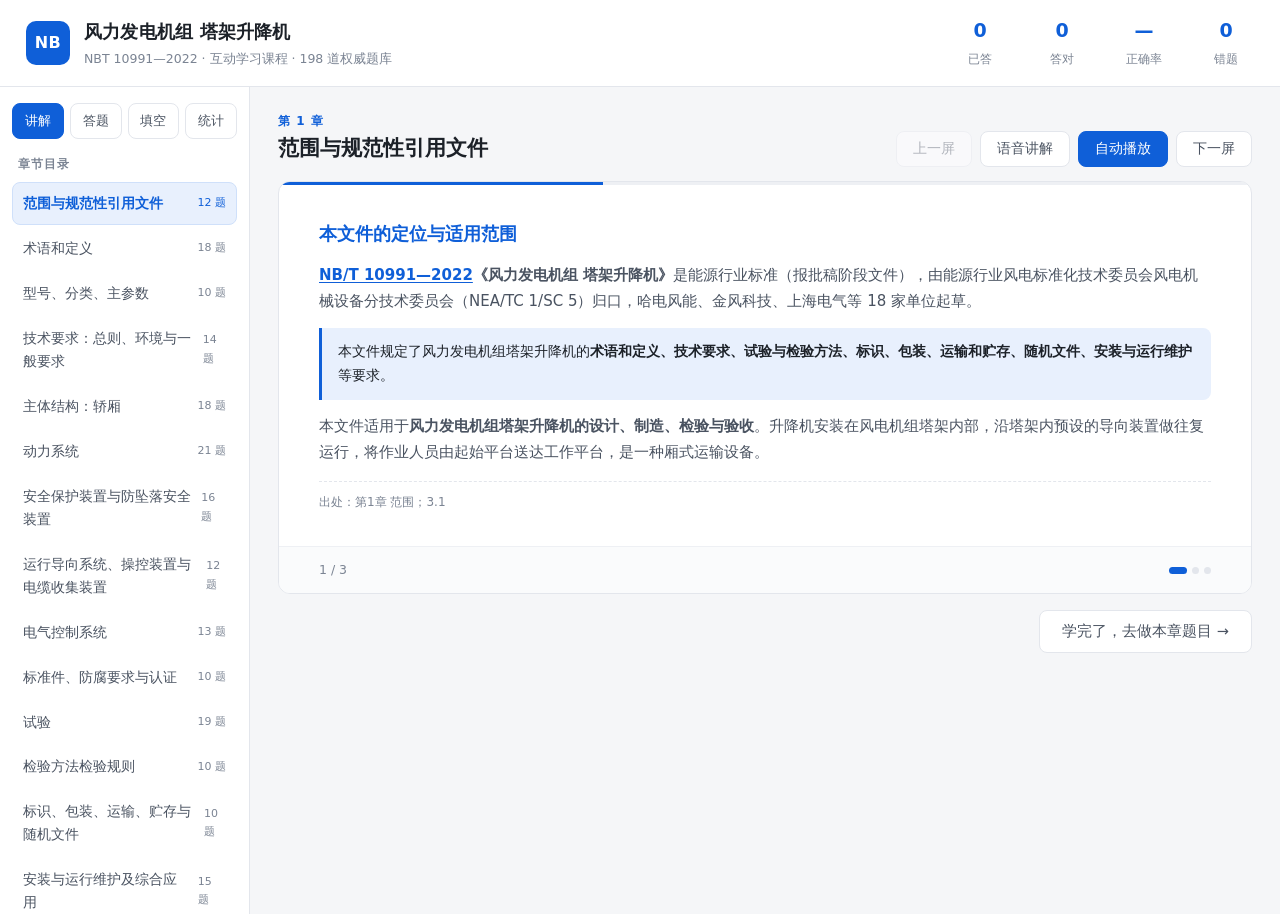
<file: index.html>
<!DOCTYPE html>
<html lang="zh-CN" data-page-node-id="mQo1R8AySi9ulNGFFgEggQ">
<head data-page-node-id="TAb0LaGGeSWBuW7K2f3jig">
<meta charset="UTF-8" data-page-node-id="KatGmBRJy7zHox4V0ZiAu6">
<meta name="viewport" content="width=device-width, initial-scale=1.0, viewport-fit=cover" data-page-node-id="2ah8SXbojGjMOA6FTHvcJJ">
<meta name="theme-color" content="#1a56db">
<meta name="apple-mobile-web-app-capable" content="yes">
<meta name="mobile-web-app-capable" content="yes">
<meta name="apple-mobile-web-app-status-bar-style" content="default">
<meta name="apple-mobile-web-app-title" content="塔架升降机">
<meta name="description" content="NBT 10991-2022 风力发电机组 塔架升降机 · 权威题库互动学习">
<link rel="manifest" href="manifest.json">
<link rel="apple-touch-icon" href="icon-192.png">
<title>NBT 10991—2022 风力发电机组 塔架升降机 · 互动学习课程</title>
<link rel="stylesheet" href="style.css" data-page-node-id="F5QSv4Tz6DSk9I75MiH6LL">
</head>
<body data-page-node-id="bDvq0lUARfJh0JZDNRk1cO">

<header class="topbar" data-page-node-id="ENsotrkGFCC69eRLceDYLo">
  <div class="brand" data-page-node-id="F3RCfbejKLFStZMfDvzIV9">
    <div class="logo">NB</div>
    <div class="brand-text">
      <h1>风力发电机组 塔架升降机</h1>
      <p>NBT 10991—2022 · 互动学习课程 · <span id="totalCount">0</span> 道权威题库</p>
    </div>
  </div>
  <div class="topstats" data-page-node-id="HanIlumFnC3PDmNcccvTwm">
    <div class="stat" data-page-node-id="vlYKHBChnb1N0w8EAv7WrQ"><span class="stat-num" id="sDone" data-page-node-id="okST6Ym4B7ENDdySFHZk0G">0</span><span class="stat-lbl" data-page-node-id="o135BIHWbyCbIjhHr15XWH">已答</span></div>
    <div class="stat" data-page-node-id="ZpSRfxOeqrzZhnJJnXH9rW"><span class="stat-num" id="sRight" data-page-node-id="b23f5TgX7yImwHEo6GCNC2">0</span><span class="stat-lbl" data-page-node-id="UREu22Cq1mQcYHEKtdu7bu">答对</span></div>
    <div class="stat" data-page-node-id="Egxel3fMb6BVSd8cDANgGv"><span class="stat-num" id="sRate" data-page-node-id="GE1GKDdcze1HkF9i5VsreC">—</span><span class="stat-lbl" data-page-node-id="loonbfXeChBpJuQfI5LwWX">正确率</span></div>
    <div class="stat" data-page-node-id="C4SbjACXFmUE1oqKoHxL4K"><span class="stat-num" id="sWrong" data-page-node-id="iIvsfjFWjmRxh4IbpuWFAy">0</span><span class="stat-lbl" data-page-node-id="6GehsE3yKFvt5SqZMk9FBH">错题</span></div>
  </div>
</header>

<!-- 移动端导航（窄屏显示，宽屏隐藏） -->
<div class="mnav" id="mNav">
  <div class="mnav-row">
    <button class="mnav-btn active" data-view="lecture">讲解</button>
    <button class="mnav-btn" data-view="quiz">答题</button>
    <button class="mnav-btn" data-view="fill">填空</button>
    <button class="mnav-btn" data-view="stats">统计</button>
  </div>
  <div class="mnav-row">
    <select id="mChapter" class="mnav-sel"></select>
    <button class="mnav-btn ghost" id="mSync">进度同步</button>
  </div>
</div>

<div class="layout" data-page-node-id="Sv2j0swqd5zIzjAduNBVDY">
  <aside class="sidebar" data-page-node-id="uVwNJRDygAOXmF6Xfdtngm">
    <div class="modes" data-page-node-id="w2Y9AiSaQCDQcofcfK2WYH">
      <button class="mode-btn active" data-view="lecture" data-page-node-id="vT5eYsqDYYDouJ5YwDCKdF">讲解</button>
      <button class="mode-btn" data-view="quiz" data-page-node-id="hnIJFOmjjZzQ1Qm4WbHAPd">答题</button>
      <button class="mode-btn" data-view="fill">填空</button>
      <button class="mode-btn" data-view="stats" data-page-node-id="UrGAMDkPQZjWsrbLzvoBL4">统计</button>
    </div>
    <div class="chap-title" data-page-node-id="GrRc2D6kDjhtg6lw3TodhF">章节目录</div>
    <nav id="chapNav" class="chap-nav" data-page-node-id="cpU0LS0S8AxdF51bFvHPR4"></nav>
    <div class="side-foot" data-page-node-id="ei0qGwlNNXCzkBx2gliHzd">
      <button class="mini-btn" id="btnSync2">导出 / 导入进度</button>
      <button class="mini-btn" id="btnReset" data-page-node-id="CZZAXiOBi6pZQSFAmewwzA">清空学习记录</button>
      <div class="tip" data-page-node-id="51Sps3rceQvSy15WLoJRsa">记录保存在本机浏览器。换设备学习请先导出，再到新设备导入。</div>
    </div>
  </aside>

  <main class="content" data-page-node-id="aKIpwlhSejuqzuSuEpGrBW">

    <!-- ============ 讲解视图 ============ -->
    <section id="view-lecture" class="view" data-page-node-id="Mae5m9otMqvOOHkzhDpHe4">
      <div class="lec-head" data-page-node-id="LHE7e2dqEiTTJgpyM7R7zJ">
        <div data-page-node-id="eFRy4YWi2zKUn1whvtzL82">
          <div class="lec-chap" id="lecChap" data-page-node-id="Cq4thN256K4niNoRUhq0yk">第 1 章</div>
          <h2 id="lecTitle" data-page-node-id="tSXZsuTAmvvdth12vtfCpe">章节标题</h2>
        </div>
        <div class="lec-ctrl" data-page-node-id="DpUjemfMNPS14A1Zc9PBfQ">
          <button class="ctrl-btn" id="lecPrev" data-page-node-id="SzHLOckD8C7vkHrSBqelpB">上一屏</button>
          <button class="ctrl-btn" id="lecSpeak" data-page-node-id="h2H5QoPuCCcC7g9TdJGAMk">语音讲解</button>
          <button class="ctrl-btn primary" id="lecPlay" data-page-node-id="ZCjxjSyqyJALun6BObv6eh">自动播放</button>
          <button class="ctrl-btn" id="lecNext" data-page-node-id="ViMT2QNFbIYe3s0f5WvqSX">下一屏</button>
        </div>
      </div>
      <div class="player" data-page-node-id="eAmXgYA673dPtRAU0bv7wT">
        <div class="progress" data-page-node-id="kR1k0UMqQgdIHDClOtSSEA"><div class="progress-bar" id="lecBar" data-page-node-id="6W1Ve0VpgcN0T1JktqBcTT"></div></div>
        <div class="slide" id="lecSlide" data-page-node-id="fMmHFeD3I3qPaxwUEhGHE5"></div>
        <div class="slide-nav" data-page-node-id="KMcGeVo9XudXyhRIEcU5sR">
          <span id="lecIdx" data-page-node-id="2mHRyAT146RHR9eCPovE9x">1 / 1</span>
          <div class="dots" id="lecDots" data-page-node-id="FelqBzy2fEgyCazLosVswq"></div>
        </div>
      </div>
      <div class="lec-after" data-page-node-id="rP0w9ZS23QL5yR378ARx3J">
        <button class="ctrl-btn big" id="lecToQuiz" data-page-node-id="3P2kePxYjNeZz0L6LhX7Cb">学完了，去做本章题目 →</button>
      </div>
    </section>

    <!-- ============ 答题视图 ============ -->
    <section id="view-quiz" class="view hidden" data-page-node-id="YWkDdlfkJzC7oqPUUs4h4L">
      <div class="quiz-bar" data-page-node-id="6GAJ4fJn5tKS7ZOycfuXXD">
        <select id="fChapter" data-page-node-id="JcrFV73GHuuIwAZSPjXGqD"><option value="all" data-page-node-id="ELTL90QmmceUHCQX146rY2">全部章节</option></select>
        <select id="fType" data-page-node-id="Fw1lUMXhvLc4qAACnrS22r">
          <option value="all" data-page-node-id="pHprqyAlfOuCSeCfe8lq5R">全部题型</option>
          <option value="single" data-page-node-id="efp17B4DNOljGWQjsWp20K">单选题</option>
          <option value="multi" data-page-node-id="gtA5ZKbz67X8ddJNDamNZG">多选题</option>
          <option value="judge" data-page-node-id="xKMOsQCX1nUWOz7MTRIoBP">判断题</option>
        </select>
        <select id="fScope" data-page-node-id="BGFaMcwwT85bY6xm2mC3aT">
          <option value="all" data-page-node-id="r1kr6gvfibUooZlHR6ES8z">全部题目</option>
          <option value="undo" data-page-node-id="Cj5XWCji1nzlaEJ5ZF3NXd">未作答</option>
          <option value="wrong" data-page-node-id="BiSWDRisINUEBrQqz2W8g7">我的错题</option>
          <option value="right" data-page-node-id="eCbz4RunCOREA13HlOUvIH">已答对</option>
        </select>
        <label class="shuffle" data-page-node-id="hmJA6uB59RUrqrJMlF9yIn"><input type="checkbox" id="fShuffle" data-page-node-id="5xjSleJqELisnIPP8gFy0x"> 随机打乱</label>
        <span class="quiz-range" id="quizRange" data-page-node-id="PDBH4WGvHPVPGNsIWHaUD6">—</span>
      </div>

      <div class="qcard" data-page-node-id="D6btKsFw3mbjj0mCSR3Nud">
        <div class="qmeta" data-page-node-id="x0KTBa4XRpbYNcAQt9TH5X">
          <span class="tag" id="qChapter" data-page-node-id="obEn0B6kGghfHHZ0Uf6l3F">章节</span>
          <span class="tag type" id="qType" data-page-node-id="NiTaL6Wd9SF1yPSJK53Vth">题型</span>
          <span class="tag idx" id="qIdx" data-page-node-id="y3zvRtbFPkNRTTF26WtWji">1 / 1</span>
          <span class="tag src" id="qSourceTag" data-page-node-id="TLgc6nnEydl7LKcd3LQwkR">出处</span>
        </div>
        <h3 class="qtext" id="qText" data-page-node-id="w8ohyqw0R3y1nsEduNkKc9"></h3>
        <div class="options" id="qOptions" data-page-node-id="cRhA7MExXNrtepoVkJTgI9"></div>

        <div class="feedback hidden" id="qFeedback" data-page-node-id="nWHEf7kv3FDPKHGdE1V67P">
          <div class="fb-head" id="fbHead" data-page-node-id="Hm5x0hUoUDu0EPK9I5DXCP"></div>
          <div class="fb-body" data-page-node-id="YizRIyutvAGmvPpHBTCtlA">
            <div class="fb-block" data-page-node-id="OU1ySLrfInszAWxFsQD5mn">
              <div class="fb-label" data-page-node-id="wYHUBIa0HxLoGoWFN47Aqw">正确答案</div>
              <div class="fb-answer" id="fbAnswer" data-page-node-id="1QrMy0SnJrleqNk7eLBGVA"></div>
            </div>
            <div class="fb-block" data-page-node-id="cdrmSfe3EI8jECPZ8VDE3t">
              <div class="fb-label" data-page-node-id="SvbnVJS66a4EwZuHX0BBcK">为什么</div>
              <div class="fb-explain" id="fbExplain" data-page-node-id="GmVPR49EEXTEHZ4HtNab9p"></div>
            </div>
            <div class="fb-block" data-page-node-id="Cs47vVpkShfTdf4suoZa1V">
              <div class="fb-label" data-page-node-id="uDEdeYYUzSGmToefBR8Ypx">出处</div>
              <div class="fb-source" id="fbSource" data-page-node-id="uYe6JsRgU7FvCX8JljoNIT"></div>
            </div>
          </div>
        </div>

        <div class="qactions" data-page-node-id="NsuUkVtPrMmFwvH3t5DOHo">
          <button class="ctrl-btn" id="qPrev" data-page-node-id="UGqWaEA5WYkUSsBrICGz6W">上一题</button>
          <button class="ctrl-btn ghost" id="qMark" data-page-node-id="AIexMOCOpGh0UPXcVOxdhk">标记错题</button>
          <button class="ctrl-btn primary" id="qNext" data-page-node-id="rqzTzGZZLOBNOo6APK0ZST">下一题 →</button>
        </div>
      </div>

      <div class="jump" data-page-node-id="Di6K1Y4mSwGZ94afKLr4Zm">
        <div class="jump-label" data-page-node-id="5FcrlAXTpIkNZJ9FEN2j2A">快速跳题</div>
        <div class="jump-grid" id="jumpGrid" data-page-node-id="OqZ9eV5bS1XH0CwLQkYVaJ"></div>
      </div>
    </section>

    <!-- ============ 填空题视图（巩固模式） ============ -->
    <section id="view-fill" class="view hidden">
      <div class="quiz-bar">
        <select id="ffChapter"><option value="all">全部章节</option></select>
        <select id="ffScope">
          <option value="all">全部题目</option>
          <option value="undo">未作答</option>
          <option value="wrong">我的错题</option>
          <option value="right">已答对</option>
        </select>
        <label class="shuffle"><input type="checkbox" id="ffShuffle"> 随机打乱</label>
        <span class="quiz-range" id="ffRange">—</span>
      </div>
      <div class="fill-stats" id="ffStats"></div>

      <div class="qcard">
        <div class="qmeta">
          <span class="tag" id="fqChapter">章节</span>
          <span class="tag type" id="fqType">填空题</span>
          <span class="tag idx" id="fqIdx">1 / 1</span>
          <span class="tag src" id="fqSourceTag">出处</span>
        </div>
        <h3 class="qtext" id="fqText"></h3>
        <div class="options" id="fqOptions"></div>

        <div class="feedback hidden" id="fqFeedback">
          <div class="fb-head" id="ffbHead"></div>
          <div class="fb-body">
            <div class="fb-block">
              <div class="fb-label">正确答案</div>
              <div class="fb-answer" id="ffbAnswer"></div>
            </div>
            <div class="fb-block">
              <div class="fb-label">为什么</div>
              <div class="fb-explain" id="ffbExplain"></div>
            </div>
            <div class="fb-block">
              <div class="fb-label">出处</div>
              <div class="fb-source" id="ffbSource"></div>
            </div>
          </div>
        </div>

        <div class="qactions">
          <button class="ctrl-btn" id="fqPrev">上一题</button>
          <button class="ctrl-btn ghost" id="fqMark">标记错题</button>
          <button class="ctrl-btn primary" id="fqNext">提交答案</button>
        </div>
      </div>

      <div class="jump">
        <div class="jump-label">快速跳题</div>
        <div class="jump-grid" id="fjumpGrid"></div>
      </div>
    </section>

    <!-- ============ 统计视图 ============ -->
    <section id="view-stats" class="view hidden" data-page-node-id="GYa8fN7luwQYHF5KLp4s4r">
      <h2 class="sec-title" data-page-node-id="kWdgmSGsVbArYwYUoKQYSC">学习统计</h2>
      <div class="stat-cards" id="statCards" data-page-node-id="XQUYrsCYJnwyGDPbWpHncK"></div>
      <h2 class="sec-title" data-page-node-id="afpPiP2RDzF0rMIqsDskck">各章掌握情况</h2>
      <div class="chap-stats" id="chapStats" data-page-node-id="CVwwt9AeAEYNsifHH8hbpq"></div>
      <h2 class="sec-title" data-page-node-id="ZonDIJp510YqFQIpKfqoWj">错题清单</h2>
      <div class="wrong-list" id="wrongList" data-page-node-id="krCQD9dm16kF6w1IRvkqdA"></div>
    </section>

  </main>
</div>

<!-- 进度同步弹窗 -->
<div class="modal hidden" id="syncModal">
  <div class="modal-mask" id="syncMask"></div>
  <div class="modal-box">
    <div class="modal-head">
      <h3>学习进度同步</h3>
      <button class="modal-x" id="syncClose">×</button>
    </div>
    <div class="modal-body">
      <p class="modal-tip">
        进度保存在<b>当前设备的浏览器</b>里，不会自动跨设备同步。换电脑或换手机时，
        在旧设备点「导出进度」存下文件，到新设备点「导入进度」选该文件即可无缝继续。
      </p>
      <div class="modal-acts">
        <button class="ctrl-btn primary" id="btnExport">导出进度（下载文件）</button>
        <button class="ctrl-btn" id="btnImport">导入进度（选择文件）</button>
        <input type="file" id="fileInput" accept=".json,application/json" hidden>
      </div>
      <div class="modal-status" id="syncStatus"></div>
      <div class="modal-sum" id="syncSum"></div>
    </div>
  </div>
</div>

<!-- 知识库弹窗（出处/引用规范点击后在课程内查看知识点，不跳外部网页） -->
<div class="modal hidden" id="kbModal">
  <div class="modal-mask" id="kbMask"></div>
  <div class="modal-box kb-box">
    <div class="modal-head">
      <h3 id="kbTitle">知识点</h3>
      <button class="modal-x" id="kbClose">×</button>
    </div>
    <div class="modal-body kb-body" id="kbBody"></div>
  </div>
</div>

<!-- 添加到主屏幕提示 -->
<div class="install-tip hidden" id="installTip">
  <div class="it-text">
    <b>装到手机桌面</b>
    <span id="installGuide">添加后断网也能学</span>
  </div>
  <div class="it-btns">
    <button class="it-btn" id="installDo">添加</button>
    <button class="it-btn ghost" id="installNo">不用</button>
  </div>
</div>

<script src="data/ch01.js"></script>
<script src="data/ch02.js"></script>
<script src="data/ch03.js"></script>
<script src="data/ch04.js"></script>
<script src="data/ch05.js"></script>
<script src="data/ch06.js"></script>
<script src="data/ch07.js"></script>
<script src="data/ch08.js"></script>
<script src="data/ch09.js"></script>
<script src="data/ch10.js"></script>
<script src="data/ch11.js"></script>
<script src="data/ch12.js"></script>
<script src="data/ch13.js"></script>
<script src="data/ch14.js"></script>
<script src="data/fill.js"></script>
<script src="data/kb.js"></script>
<script src="app.js"></script>
</body>
</html>
</file>
<file: style.css>
:root{
  --bg:#f5f6f8;
  --panel:#ffffff;
  --line:#e3e6ec;
  --line-soft:#eef0f4;
  --ink:#1c2128;
  --ink-2:#4a5361;
  --ink-3:#7b8493;
  --accent:#0f5fd8;
  --accent-soft:#e8f0fd;
  --ok:#128a52;
  --ok-soft:#e6f6ee;
  --bad:#d0342c;
  --bad-soft:#fdeceb;
  --warn:#b7791f;
  --warn-soft:#fdf5e6;
  --radius:12px;
}
*{box-sizing:border-box;margin:0;padding:0}
body{
  font-family:"Microsoft YaHei","PingFang SC","Segoe UI",system-ui,sans-serif;
  background:var(--bg);color:var(--ink);line-height:1.7;font-size:15px;
}
button{font-family:inherit;cursor:pointer}
.hidden{display:none !important}

/* ---------- 顶栏 ---------- */
.topbar{
  background:var(--panel);border-bottom:1px solid var(--line);
  padding:14px 26px;display:flex;justify-content:space-between;align-items:center;
  position:sticky;top:0;z-index:20;
}
.brand{display:flex;align-items:center;gap:14px}
.logo{
  width:44px;height:44px;border-radius:10px;background:var(--accent);color:#fff;
  display:flex;align-items:center;justify-content:center;font-weight:700;font-size:16px;letter-spacing:.5px;
}
.brand-text h1{font-size:18px;font-weight:700;letter-spacing:.2px}
.brand-text p{font-size:12.5px;color:var(--ink-3)}
.topstats{display:flex;gap:26px}
.stat{text-align:center;min-width:56px}
.stat-num{display:block;font-size:19px;font-weight:700;color:var(--accent)}
.stat-lbl{font-size:11.5px;color:var(--ink-3)}

/* ---------- 布局 ---------- */
.layout{display:flex;min-height:calc(100vh - 73px)}
.sidebar{
  width:250px;background:var(--panel);border-right:1px solid var(--line);
  padding:16px 12px;position:sticky;top:73px;height:calc(100vh - 73px);overflow-y:auto;flex-shrink:0;
}
.modes{display:flex;gap:6px;margin-bottom:16px}
.mode-btn{
  flex:1;padding:8px 0;border:1px solid var(--line);background:#fff;border-radius:8px;
  font-size:13px;color:var(--ink-2);transition:.15s;
}
.mode-btn:hover{border-color:var(--accent);color:var(--accent)}
.mode-btn.active{background:var(--accent);color:#fff;border-color:var(--accent)}
.chap-title{font-size:11.5px;color:var(--ink-3);letter-spacing:1px;margin:6px 6px 8px;font-weight:600}
.chap-nav{display:flex;flex-direction:column;gap:2px}
.chap-item{
  padding:9px 10px;border-radius:8px;font-size:13.5px;color:var(--ink-2);cursor:pointer;
  display:flex;justify-content:space-between;align-items:center;gap:8px;border:1px solid transparent;
}
.chap-item:hover{background:var(--line-soft)}
.chap-item.active{background:var(--accent-soft);color:var(--accent);border-color:#cfe0fa;font-weight:600}
.chap-item .cnum{font-size:11px;color:var(--ink-3);font-weight:400}
.chap-item.active .cnum{color:var(--accent)}
.side-foot{margin-top:18px;padding-top:14px;border-top:1px solid var(--line-soft)}
.mini-btn{
  width:100%;padding:8px;border:1px solid var(--line);background:#fff;border-radius:8px;
  font-size:12.5px;color:var(--ink-2);
}
.mini-btn:hover{border-color:var(--bad);color:var(--bad)}
.tip{font-size:11px;color:var(--ink-3);margin-top:8px;line-height:1.5}

.content{flex:1;padding:24px 28px 60px;min-width:0}

/* ---------- 讲解播放器 ---------- */
.lec-head{display:flex;justify-content:space-between;align-items:flex-end;margin-bottom:14px;gap:16px;flex-wrap:wrap}
.lec-chap{font-size:12px;color:var(--accent);font-weight:600;letter-spacing:1px}
.lec-head h2{font-size:21px;font-weight:700}
.lec-ctrl{display:flex;gap:8px}
.ctrl-btn{
  padding:8px 16px;border:1px solid var(--line);background:#fff;border-radius:8px;
  font-size:13.5px;color:var(--ink-2);transition:.15s;
}
.ctrl-btn:hover{border-color:var(--accent);color:var(--accent)}
.ctrl-btn.primary{background:var(--accent);color:#fff;border-color:var(--accent)}
.ctrl-btn.primary:hover{background:#0d4fb5;color:#fff}
.ctrl-btn.ghost{background:transparent}
.ctrl-btn.big{padding:11px 22px;font-size:14.5px}
.ctrl-btn:disabled{opacity:.4;cursor:not-allowed}
.player{background:var(--panel);border:1px solid var(--line);border-radius:var(--radius);overflow:hidden}
.progress{height:3px;background:var(--line-soft)}
.progress-bar{height:100%;background:var(--accent);width:0;transition:width .35s ease}
.slide{padding:34px 40px;min-height:330px}
.slide h3{font-size:18px;margin-bottom:14px;color:var(--accent);font-weight:700}
.slide p{font-size:15px;color:var(--ink-2);margin-bottom:12px}
.slide ul,.slide ol{margin:0 0 12px 22px;color:var(--ink-2)}
.slide li{margin-bottom:7px;font-size:14.5px}
.slide .kv{
  background:var(--accent-soft);border-left:3px solid var(--accent);padding:12px 16px;
  border-radius:0 8px 8px 0;margin:14px 0;font-size:14px;color:var(--ink);
}
.slide .nums{display:flex;flex-wrap:wrap;gap:10px;margin:14px 0}
.slide .num{
  background:#fff;border:1px solid var(--line);border-radius:8px;padding:10px 14px;min-width:118px;
}
.slide .num b{display:block;font-size:17px;color:var(--accent)}
.slide .num span{font-size:12px;color:var(--ink-3)}
.slide table{width:100%;border-collapse:collapse;font-size:13.5px;margin:12px 0}
.slide th,.slide td{border:1px solid var(--line);padding:7px 10px;text-align:left}
.slide th{background:var(--line-soft);font-weight:600}
.slide .src{margin-top:16px;font-size:12px;color:var(--ink-3);border-top:1px dashed var(--line);padding-top:10px}

/* 宽表格：横向滚动容器 + 滑动提示 + 右侧渐隐 */
.tbl-wrap{position:relative}
.tbl-tip{
  font-size:11.5px;line-height:1.5;color:var(--warn);background:var(--warn-soft);
  border-radius:6px;padding:5px 10px;margin:6px 0 4px;text-align:center;
}
.tbl-wrap.scrollable::after{
  content:'';position:absolute;top:0;right:0;bottom:0;width:26px;
  background:linear-gradient(to right,rgba(255,255,255,0),rgba(255,255,255,.92));
  pointer-events:none;opacity:0;transition:opacity .2s;
}
.tbl-wrap.scrollable:not(.at-end)::after{opacity:1}
/* 已向左滑动时，左侧显示渐隐，提示还能往回滑 */
.tbl-wrap.scrollable::before{
  content:'';position:absolute;top:0;left:0;bottom:0;width:26px;
  background:linear-gradient(to left,rgba(255,255,255,0),rgba(255,255,255,.92));
  pointer-events:none;opacity:0;transition:opacity .2s;z-index:1;
}
.tbl-wrap.scrollable:not(.at-start)::before{opacity:1}
.slide-nav{
  display:flex;justify-content:space-between;align-items:center;
  padding:12px 40px;border-top:1px solid var(--line-soft);background:#fafbfc;
}
.slide-nav span{font-size:12.5px;color:var(--ink-3)}
.dots{display:flex;gap:5px}
.dot{width:7px;height:7px;border-radius:50%;background:var(--line);cursor:pointer}
.dot.on{background:var(--accent);width:18px;border-radius:4px}
.lec-after{margin-top:16px;text-align:right}

/* ---------- 答题 ---------- */
.quiz-bar{
  display:flex;gap:10px;align-items:center;flex-wrap:wrap;margin-bottom:16px;
  background:var(--panel);border:1px solid var(--line);border-radius:10px;padding:11px 14px;
}
.quiz-bar select{
  padding:7px 10px;border:1px solid var(--line);border-radius:7px;background:#fff;
  font-size:13.5px;color:var(--ink);font-family:inherit;
}
.shuffle{font-size:13px;color:var(--ink-2);display:flex;align-items:center;gap:5px;cursor:pointer}
.quiz-range{margin-left:auto;font-size:12.5px;color:var(--ink-3)}
.qcard{background:var(--panel);border:1px solid var(--line);border-radius:var(--radius);padding:24px 28px}
.qmeta{display:flex;gap:8px;flex-wrap:wrap;margin-bottom:14px}
.tag{
  font-size:11.5px;padding:3px 9px;border-radius:20px;background:var(--line-soft);color:var(--ink-2);
}
.tag.type{background:var(--accent-soft);color:var(--accent)}
.tag.src{background:var(--warn-soft);color:var(--warn)}
.qtext{font-size:17px;font-weight:600;line-height:1.7;margin-bottom:18px}
.options{display:flex;flex-direction:column;gap:9px}
.opt{
  display:flex;gap:12px;align-items:flex-start;padding:13px 16px;border:1px solid var(--line);
  border-radius:10px;background:#fff;cursor:pointer;transition:.15s;font-size:14.5px;color:var(--ink);
}
.opt:hover{border-color:var(--accent);background:#fafcff}
.opt .letter{
  width:24px;height:24px;border-radius:50%;border:1px solid var(--line);flex-shrink:0;
  display:flex;align-items:center;justify-content:center;font-size:12.5px;color:var(--ink-3);margin-top:1px;
}
.opt.sel{border-color:var(--accent);background:var(--accent-soft)}
.opt.sel .letter{background:var(--accent);color:#fff;border-color:var(--accent)}
.opt.right{border-color:var(--ok);background:var(--ok-soft)}
.opt.right .letter{background:var(--ok);color:#fff;border-color:var(--ok)}
.opt.wrong{border-color:var(--bad);background:var(--bad-soft)}
.opt.wrong .letter{background:var(--bad);color:#fff;border-color:var(--bad)}
.opt.locked{cursor:default}
.opt-multi .letter{border-radius:6px}

/* ---------- 填空题（巩固模式） ---------- */
.fill-stats{
  display:flex;align-items:center;justify-content:center;gap:14px;flex-wrap:wrap;
  padding:9px 14px;margin-bottom:14px;border:1px dashed var(--line);border-radius:10px;
  background:var(--accent-soft);color:var(--accent);font-size:13.5px;font-weight:600;
}
.fill-opts{display:block}
.fill-row{display:flex;align-items:center;gap:10px;margin:9px 0}
.fill-no{flex-shrink:0;font-size:13px;color:var(--ink-3);font-weight:600;min-width:52px}
.fill-input{
  flex:1;padding:11px 14px;font-size:16px;border:2px solid var(--line);border-radius:10px;
  outline:none;transition:.15s;color:var(--ink);background:#fff;min-width:0;
}
.fill-input:focus{border-color:var(--accent);box-shadow:0 0 0 3px var(--accent-soft)}
.fill-input.right{border-color:var(--ok);background:var(--ok-soft)}
.fill-input.wrong{border-color:var(--bad);background:var(--bad-soft);color:var(--bad)}
.fill-input.show-ans{font-weight:700}
.fill-input:disabled{cursor:default;opacity:1}

/* 引用规范链接（跳转国家标准全文公开系统） */
.std-link{color:var(--accent);text-decoration:underline;text-underline-offset:2px;cursor:pointer;font-weight:600}
.std-link:hover{color:#1a5fb4;text-decoration:underline}
.std-link:visited{color:#5b6b8c}
/* 出处标签（点击打开课程内知识库） */
.src-link{display:inline-flex;align-items:center;gap:6px;border:0;background:var(--warn-soft);color:var(--warn);font-size:13.5px;font-weight:700;padding:9px 12px;border-radius:7px;cursor:pointer;text-align:left}
.src-link:hover{background:var(--warn-soft);filter:brightness(.96)}
.src-link .src-arrow{font-size:12px;transition:transform .15s}
.src-link:hover .src-arrow{transform:translateX(3px)}
/* 知识库弹窗 */
.kb-box{max-width:min(680px,94vw);max-height:82vh;display:flex;flex-direction:column}
.kb-body{overflow-y:auto;display:flex;flex-direction:column;gap:12px}
.kb-item{border:1px solid var(--line);border-radius:10px;padding:13px 15px;background:var(--panel)}
.kb-key{display:flex;align-items:baseline;gap:8px;flex-wrap:wrap;margin-bottom:8px}
.kb-no{font-size:12.5px;font-weight:700;color:#fff;background:var(--accent);border-radius:6px;padding:2px 9px;letter-spacing:.3px;line-height:1.7}
.kb-title{font-size:15px;font-weight:700;color:var(--ink)}
.kb-text{font-size:14px;line-height:1.9;color:var(--ink-2);white-space:pre-line;word-break:break-word}
.kb-text b{color:var(--ink);font-weight:600}

.feedback{margin-top:18px;border-radius:10px;overflow:hidden;border:1px solid var(--line)}
.fb-head{padding:11px 18px;font-weight:700;font-size:15px}
.fb-head.ok{background:var(--ok-soft);color:var(--ok)}
.fb-head.bad{background:var(--bad-soft);color:var(--bad)}
.fb-body{padding:16px 18px;display:flex;flex-direction:column;gap:14px}
.fb-label{font-size:11.5px;color:var(--ink-3);letter-spacing:1px;margin-bottom:5px;font-weight:600}
.fb-answer{font-size:14.5px;font-weight:600;color:var(--ok)}
.fb-explain{font-size:14.5px;color:var(--ink-2);line-height:1.8}
.fb-source{font-size:13.5px;color:var(--warn);background:var(--warn-soft);padding:9px 12px;border-radius:7px}
.qactions{display:flex;gap:10px;margin-top:20px;justify-content:flex-end}
.jump{margin-top:22px}
.jump-label{font-size:12px;color:var(--ink-3);margin-bottom:9px}
.jump-grid{display:flex;flex-wrap:wrap;gap:6px}
.jump-btn{
  width:38px;height:34px;border:1px solid var(--line);background:#fff;border-radius:7px;
  font-size:12.5px;color:var(--ink-2);
}
.jump-btn:hover{border-color:var(--accent);color:var(--accent)}
.jump-btn.done{background:var(--line-soft)}
.jump-btn.right{background:var(--ok-soft);border-color:#bfe5d2;color:var(--ok)}
.jump-btn.wrong{background:var(--bad-soft);border-color:#f5c6c3;color:var(--bad)}
.jump-btn.cur{border-color:var(--accent);border-width:2px;color:var(--accent);font-weight:700}

/* ---------- 统计 ---------- */
.sec-title{font-size:16px;font-weight:700;margin:8px 0 14px}
.stat-cards{display:flex;gap:12px;flex-wrap:wrap;margin-bottom:26px}
.scard{background:var(--panel);border:1px solid var(--line);border-radius:10px;padding:16px 22px;min-width:130px}
.scard b{display:block;font-size:24px;color:var(--accent)}
.scard span{font-size:12.5px;color:var(--ink-3)}
.chap-stats{display:flex;flex-direction:column;gap:9px;margin-bottom:26px}
.cs-row{display:flex;align-items:center;gap:12px;font-size:13.5px}
.cs-name{width:210px;flex-shrink:0;color:var(--ink-2)}
.cs-bar{flex:1;height:9px;background:var(--line-soft);border-radius:5px;overflow:hidden}
.cs-bar i{display:block;height:100%;background:var(--accent)}
.cs-val{width:80px;text-align:right;color:var(--ink-3);font-size:12.5px}
.wrong-list{display:flex;flex-direction:column;gap:8px}
.wrong-item{
  background:var(--panel);border:1px solid var(--line);border-radius:9px;padding:12px 16px;
  font-size:13.5px;color:var(--ink-2);cursor:pointer;
}
.wrong-item:hover{border-color:var(--accent)}
.wrong-item b{color:var(--ink);font-weight:600}
.empty{color:var(--ink-3);font-size:13.5px;padding:20px 0}

/* ===== 移动端导航 ===== */
.mnav{display:none;position:sticky;top:0;z-index:60;background:var(--panel);
  border-bottom:1px solid var(--line);padding:8px 12px;gap:8px;flex-direction:column}
.mnav-row{display:flex;gap:8px}
.mnav-btn{
  flex:1;min-height:44px;border:1px solid var(--line);background:var(--panel-2,var(--panel));
  color:var(--ink-2);border-radius:9px;font-size:14px;font-weight:600;cursor:pointer;
  -webkit-tap-highlight-color:transparent;
}
.mnav-btn.active{background:var(--accent);border-color:var(--accent);color:#fff}
.mnav-btn.ghost{flex:0 0 auto;padding:0 16px;font-weight:500}
.mnav-sel{flex:1;min-height:44px;border:1px solid var(--line);border-radius:9px;
  background:var(--panel);color:var(--ink);font-size:14px;padding:0 12px;
  appearance:none;-webkit-appearance:none}

/* ===== 弹窗 ===== */
.modal{position:fixed;inset:0;z-index:200;display:flex;align-items:center;justify-content:center;padding:20px}
.modal-mask{position:absolute;inset:0;background:rgba(15,23,42,.45)}
.modal-box{
  position:relative;background:var(--panel);border-radius:14px;width:100%;max-width:460px;
  box-shadow:0 20px 50px rgba(15,23,42,.22);overflow:hidden;
}
.modal-head{display:flex;align-items:center;justify-content:space-between;
  padding:16px 20px;border-bottom:1px solid var(--line)}
.modal-head h3{font-size:16px;color:var(--ink);margin:0}
.modal-x{border:0;background:transparent;font-size:26px;line-height:1;color:var(--ink-3);
  cursor:pointer;padding:0 4px}
.modal-body{padding:18px 20px 22px}
.modal-tip{font-size:13.5px;line-height:1.75;color:var(--ink-2);margin:0 0 16px}
.modal-tip b{color:var(--ink)}
.modal-acts{display:flex;flex-direction:column;gap:10px}
.modal-acts .ctrl-btn{width:100%;min-height:44px}
.modal-status{margin-top:14px;font-size:13.5px;color:var(--ink-2);min-height:20px}
.modal-status.ok{color:#15803d}
.modal-status.err{color:#b91c1c}
.modal-sum{margin-top:8px;font-size:12.5px;color:var(--ink-3);line-height:1.7}

/* ===== 装到桌面提示 ===== */
.install-tip{
  position:fixed;left:12px;right:12px;bottom:12px;z-index:150;
  background:var(--panel);border:1px solid var(--line);border-radius:12px;
  padding:12px 14px;display:flex;align-items:center;gap:12px;
  box-shadow:0 10px 30px rgba(15,23,42,.16);
}
.it-text{flex:1;display:flex;flex-direction:column;gap:2px;min-width:0}
.it-text b{font-size:14px;color:var(--ink)}
.it-text span{font-size:12px;color:var(--ink-3)}
.it-btns{display:flex;gap:8px;flex:0 0 auto}
.it-btn{min-height:38px;padding:0 16px;border-radius:9px;border:1px solid var(--accent);
  background:var(--accent);color:#fff;font-size:13.5px;font-weight:600;cursor:pointer}
.it-btn.ghost{background:transparent;color:var(--ink-3);border-color:var(--line)}

@media(max-width:1000px){
  .sidebar{display:none}
  .content{padding:18px}
  .slide{padding:24px}
  .slide-nav{padding:12px 24px}
  .mnav{display:flex}
  /* 顶栏改非粘性：避免与 mnav 争抢 top:0 造成互相覆盖 */
  .topbar{position:static;padding:12px 14px;flex-wrap:wrap;gap:0}
  .topstats{gap:10px}
  .stat-num{font-size:17px}
}

@media(max-width:640px){
  /* ---- 顶栏重排：品牌独占一行，统计独占一行 ---- */
  .topbar{padding:10px 12px}
  .brand{flex:1 1 100%;gap:10px;min-width:0;align-items:flex-start}
  .brand .logo{width:38px;height:38px;font-size:13px;border-radius:9px;flex-shrink:0}
  .brand-text{min-width:0;flex:1}
  .brand-text h1{
    font-size:13.5px;line-height:1.45;font-weight:700;
    /* 最多两行，超出省略，防止长标题把顶栏撑高 */
    display:-webkit-box;-webkit-line-clamp:2;-webkit-box-orient:vertical;
    overflow:hidden;word-break:break-word;
  }
  .brand-text p{
    font-size:11px;line-height:1.5;margin-top:2px;
    display:-webkit-box;-webkit-line-clamp:1;-webkit-box-orient:vertical;overflow:hidden;
  }
  .topstats{
    flex:1 1 100%;width:100%;gap:0;justify-content:space-around;
    margin-top:9px;padding-top:9px;border-top:1px solid var(--line-soft);
  }
  .stat{min-width:0;flex:1}
  .stat-num{font-size:16px}
  .stat-lbl{font-size:10.5px}

  /* ---- 移动端导航：修复 select 撑宽导致的横向溢出 ---- */
  .mnav{padding:8px 12px}
  .mnav-row{min-width:0}
  .mnav-btn{min-width:0;padding:0 8px;font-size:13.5px;overflow:hidden;text-overflow:ellipsis;white-space:nowrap}
  .mnav-btn.ghost{flex:0 0 auto;padding:0 12px;font-size:13px}
  /* 关键：select 在 flex 中必须 min-width:0 才能收缩，否则被最长 option 撑宽 */
  .mnav-sel{min-width:0;width:100%;font-size:13.5px;padding:0 10px;
    text-overflow:ellipsis;white-space:nowrap;overflow:hidden}

  .content{padding:12px;padding-bottom:96px}  /* 预留底部悬浮提示的空间 */
  .qcard{padding:16px}
  .qtext{font-size:16px;line-height:1.65}
  /* 选项加大触控区，避免误点 */
  .opt{min-height:48px;padding:12px 14px;font-size:15px}
  .slide{padding:16px}
  .slide h3{font-size:16px}
  .slide p,.slide li{font-size:14px}
  .slide .num{min-width:104px;padding:9px 12px}
  /* 宽表格改为可横向滑动查看，避免被 .player 的 overflow:hidden 裁掉 */
  .slide table{display:block;width:100%;overflow-x:auto;-webkit-overflow-scrolling:touch;font-size:12.5px}
  .slide th,.slide td{white-space:nowrap;padding:6px 9px}
  .slide .nums{gap:8px}
  .slide-nav{padding:10px 16px;flex-wrap:wrap;gap:8px}
  .qactions{flex-wrap:wrap;gap:8px}
  .qactions .ctrl-btn{flex:1;min-width:88px;min-height:46px}
  .quiz-bar{flex-wrap:wrap;padding:10px 12px;gap:8px}
  /* 16px 可避免 iOS 聚焦时自动放大页面 */
  .quiz-bar select{flex:1 1 45%;min-height:44px;font-size:16px;min-width:0}
  .shuffle{min-height:42px;display:flex;align-items:center}
  .jump-grid{gap:5px}
  .jump-btn{min-height:36px;font-size:12px;width:auto;min-width:38px;flex:0 0 auto}
  .lec-ctrl{flex-wrap:wrap;gap:6px}
  .lec-ctrl .ctrl-btn{flex:1;min-width:72px;min-height:44px;padding:9px 8px;font-size:13.5px}
  .modal{padding:14px;align-items:flex-start;padding-top:max(14px,6vh)}
  .modal-box{max-width:100%;max-height:86vh;display:flex;flex-direction:column}
  .modal-body{overflow-y:auto}
  .install-tip{flex-wrap:wrap}
  .fb-body{padding:14px}
  .fb-explain,.fb-answer{font-size:14px}
}

/* 安全区适配（iPhone 刘海 / 底部横条） */
@supports(padding-bottom:env(safe-area-inset-bottom)){
  .install-tip{bottom:calc(12px + env(safe-area-inset-bottom))}
  .mnav{padding-top:calc(8px + env(safe-area-inset-top))}
  @media(max-width:640px){
    .content{padding-bottom:calc(96px + env(safe-area-inset-bottom))}
  }
}
</file>
